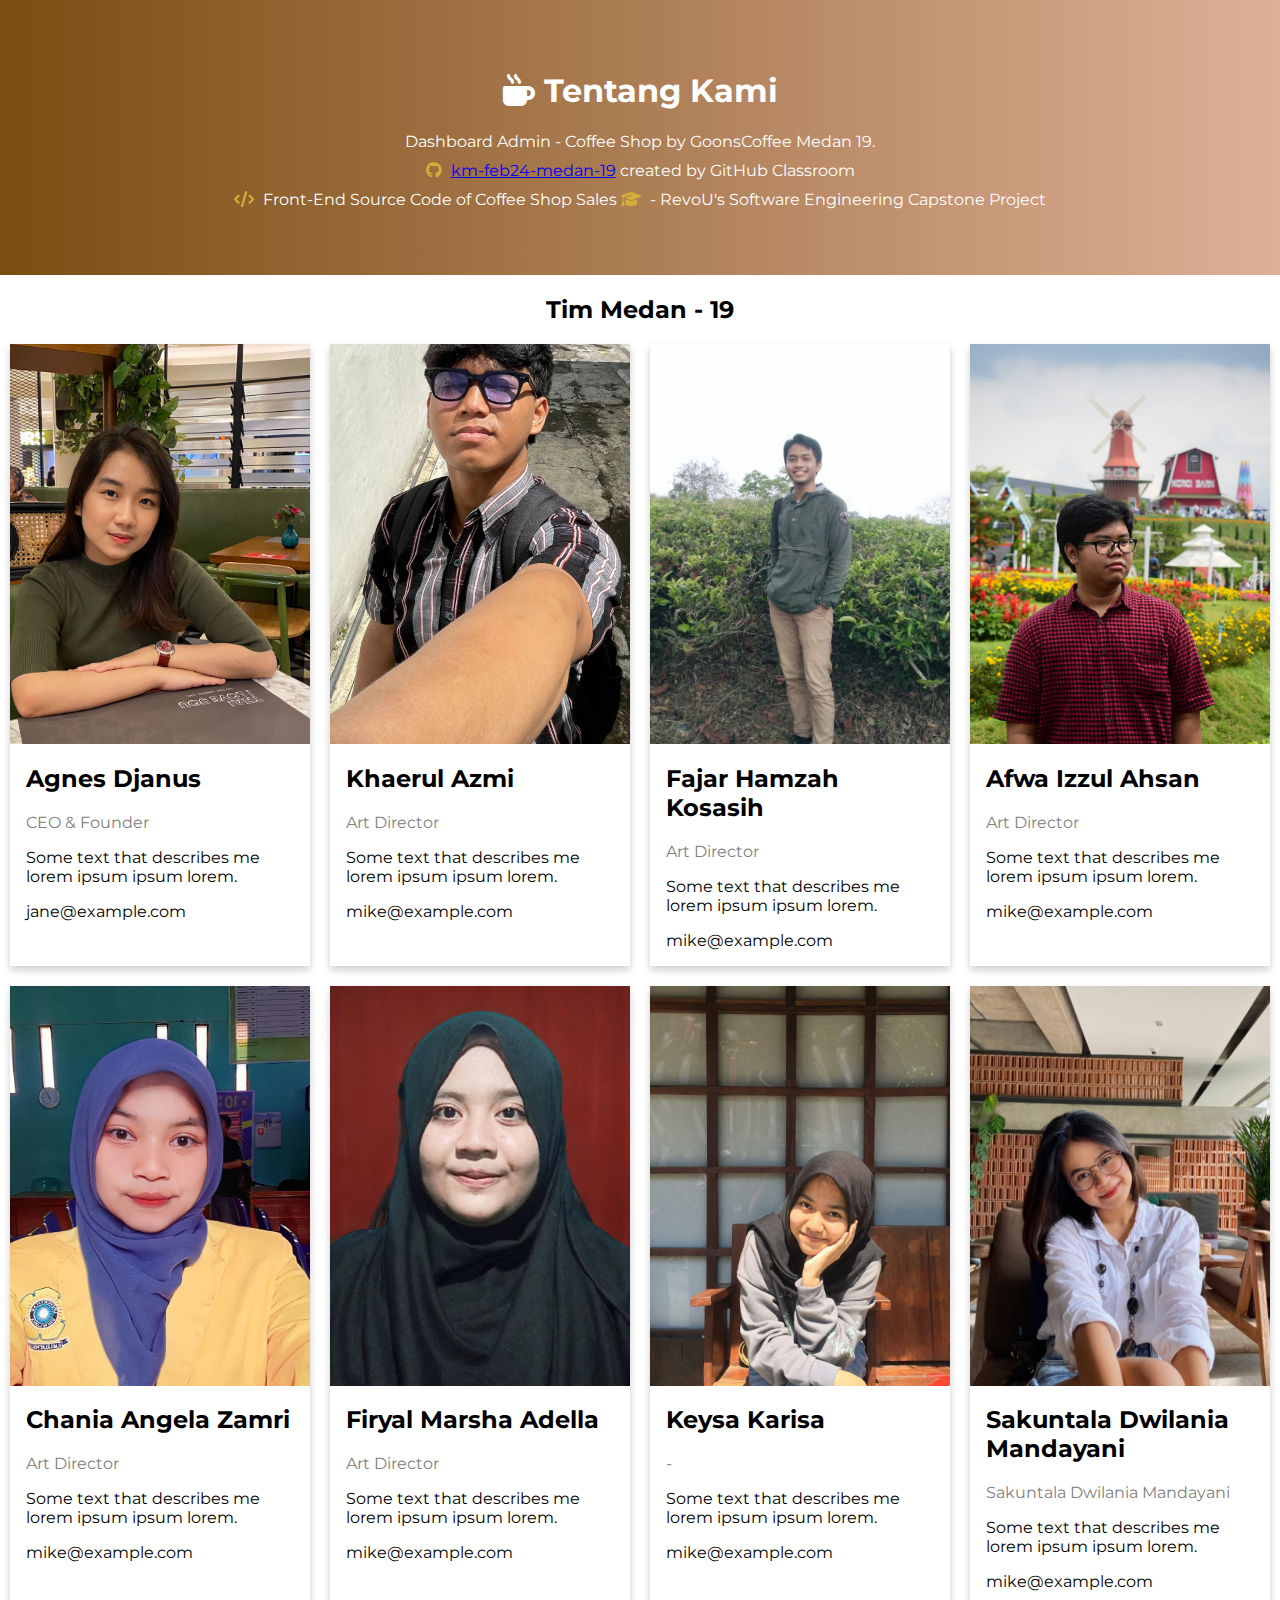
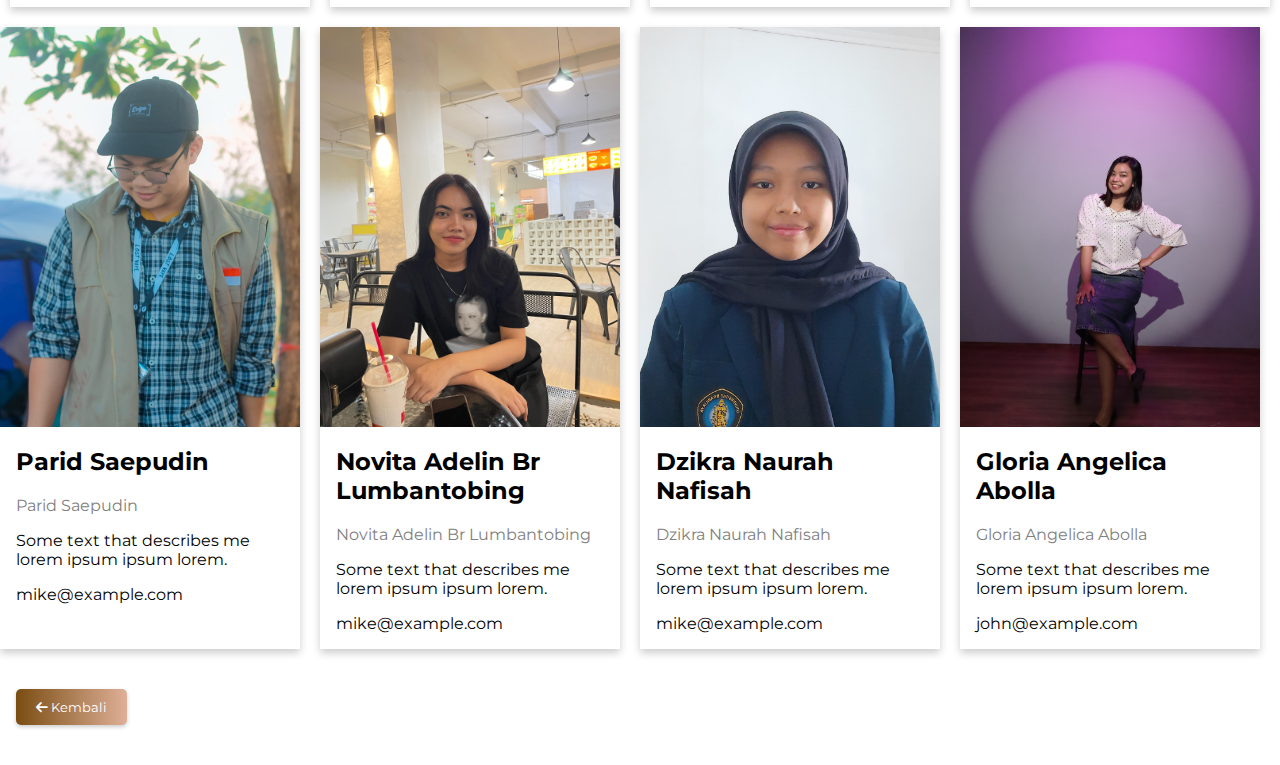
<file: aboutus.html>
<!DOCTYPE html>
<html lang="en">

  <head>
    <meta charset="UTF-8">
    <meta name="viewport" content="width=device-width, initial-scale=1.0">
    <title>About Us</title>
    <link
      href="https://fonts.googleapis.com/css2?family=Montserrat:wght@400;500;600&display=swap"
      rel="stylesheet">
    <link rel="stylesheet"
      href="https://cdnjs.cloudflare.com/ajax/libs/font-awesome/6.4.0/css/all.min.css">
    <link rel="icon" href="assets/img/icon.jpeg" type="image/x-icon">
    <style>
        body {
            font-family: 'Montserrat', sans-serif;
            margin: 0;
        }

        html {
            box-sizing: border-box;
        }

        *,
        *:before,
        *:after {
            box-sizing: inherit;
        }

        .row {
            display: flex; /* Enable Flexbox for the row */
            flex-wrap: wrap; /* Allow items to wrap to the next line */
            justify-content: center; /* Center items horizontally */
            gap: 20px; /* Atur jarak antar card */
        }

        .column {
            flex: 1 1 28%; /* Distribute available space equally among columns */
            min-width: 250px; /* Minimal width setiap card agar konten tidak terpotong */
            max-width: 300px; /* Limit maximum width of each column */
        }

        .card {
            box-shadow: 0 4px 8px 0 rgba(0, 0, 0, 0.2);
            display: flex;
            flex-direction: column;
            height: 100%; /* Penting untuk meratakan tinggi card */
        }

        .card img {
            width: 100%;
            height: 400px; 
            object-fit: cover; 
        }

        .container {
            padding: 16px;
            flex-grow: 1; /* Membuat container mengisi sisa ruang vertikal di card */
        }

        .about-section {
            padding: 50px;
            text-align: center;
            background-image: linear-gradient(to right, #7a4d12, #dfaf97); /* Gradien warna */
            color: white;
        }

        .about-section ul {
          list-style: none; /* Menghilangkan bullet point bawaan */
          padding: 0;
          text-align: center; /* Mengatur rata tengah teks di dalam list */
        }

        .about-section li {
            margin-bottom: 10px; /* Memberi jarak antar item list */
        }

        .about-section li i {
            color: #d4af37; /* Warna emas untuk ikon */
            margin-right: 5px;
        }


        .container {
            padding: 0 16px;
        }

        .container::after,
        .row::after {
            content: "";
            clear: both;
            display: table;
        }

        .title {
            color: grey;
        }

        .button {
        background-image: linear-gradient(to right, #7a4d12, #dfaf97); /* Gradien warna */
        color: white;
        margin-top: 40px;
        margin-bottom: 40px;
        padding: 10px 20px;
        border: none;
        border-radius: 5px; /* Sudut melengkung */
        box-shadow: 0 2px 4px rgba(0, 0, 0, 0.2); /* Bayangan halus */
        cursor: pointer;
        transition: all 0.3s ease;
        font-family: 'Montserrat', sans-serif; /* Transisi untuk efek hover */
        }

        .button:hover {
            transform: translateY(-2px); /* Efek naik sedikit saat dihover */
            box-shadow: 0 4px 6px rgba(0, 0, 0, 0.2); /* Bayangan lebih tegas saat dihover */
        }


        @media screen and (max-width: 650px) {
            .column {
                width: 100%;
                display: block;
            }
        }
    </style>
  </head>

  <body>
    <div class="about-section">
      <h1><i class="fas fa-mug-hot"></i> Tentang Kami</h1>
      <ul>
        <li>Dashboard Admin - Coffee Shop by GoonsCoffee Medan 19.</li>
        <li>
          <i class="fab fa-github"></i>
          <a href="https://github.com/km-feb24-medan-19"
            target="_blank">km-feb24-medan-19</a> created by GitHub Classroom
        </li>
        <li>
          <i class="fas fa-code"></i> Front-End Source Code of Coffee Shop Sales
          <i class="fas fa-graduation-cap"></i> - RevoU's Software Engineering
          Capstone Project
        </li>
      </ul>
    </div>

    <h2 style="text-align:center">Tim Medan - 19</h2>
    <div class="row">
      <div class="column">
        <div class="card">
          <img src="/assets/img/agnes.jpeg" alt="Jane" style="width:100%">
          <div class="container">
            <h2>Agnes Djanus</h2>
            <p class="title">CEO & Founder</p>
            <p>Some text that describes me lorem ipsum ipsum lorem.</p>
            <p>jane@example.com</p>
          </div>
        </div>
      </div>

      <div class="column">
        <div class="card">
          <img src="/assets/img/azmi.jpeg" alt="Mike" style="width:100%">
          <div class="container">
            <h2>Khaerul Azmi</h2>
            <p class="title">Art Director</p>
            <p>Some text that describes me lorem ipsum ipsum lorem.</p>
            <p>mike@example.com</p>
          </div>
        </div>
      </div>

      <div class="column">
        <div class="card">
          <img src="/assets/img/fajar.jpeg" alt="Mike" style="width:100%">
          <div class="container">
            <h2>Fajar Hamzah Kosasih</h2>
            <p class="title">Art Director</p>
            <p>Some text that describes me lorem ipsum ipsum lorem.</p>
            <p>mike@example.com</p>
          </div>
        </div>
      </div>

      <div class="column">
        <div class="card">
          <img src="/assets/img/afwa.jpeg" alt="Mike" style="width:100%">
          <div class="container">
            <h2>Afwa Izzul Ahsan</h2>
            <p class="title">Art Director</p>
            <p>Some text that describes me lorem ipsum ipsum lorem.</p>
            <p>mike@example.com</p>
          </div>
        </div>
      </div>

      <div class="column">
        <div class="card">
          <img src="/assets/img/chania.jpeg" alt="Mike" style="width:100%">
          <div class="container">
            <h2>Chania Angela Zamri</h2>
            <p class="title">Art Director</p>
            <p>Some text that describes me lorem ipsum ipsum lorem.</p>
            <p>mike@example.com</p>
          </div>
        </div>
      </div>

      <div class="column">
        <div class="card">
          <img src="/assets/img/firyal.png" alt="Mike" style="width:100%">
          <div class="container">
            <h2>Firyal Marsha Adella</h2>
            <p class="title">Art Director</p>
            <p>Some text that describes me lorem ipsum ipsum lorem.</p>
            <p>mike@example.com</p>
          </div>
        </div>
      </div>

      <div class="column">
        <div class="card">
          <img src="/assets/img/keysa.jpeg" alt="Mike" style="width:100%">
          <div class="container">
            <h2>Keysa Karisa</h2>
            <p class="title">-</p>
            <p>Some text that describes me lorem ipsum ipsum lorem.</p>
            <p>mike@example.com</p>
          </div>
        </div>
      </div>

      <div class="column">
        <div class="card">
          <img src="/assets/img/manda.jpeg" alt="Mike" style="width:100%">
          <div class="container">
            <h2>Sakuntala Dwilania Mandayani</h2>
            <p class="title">Sakuntala Dwilania Mandayani</p>
            <p>Some text that describes me lorem ipsum ipsum lorem.</p>
            <p>mike@example.com</p>
          </div>
        </div>
      </div>

      <div class="column">
        <div class="card">
          <img src="/assets/img/parid.jpeg" alt="Mike" style="width:100%">
          <div class="container">
            <h2>Parid Saepudin</h2>
            <p class="title">Parid Saepudin</p>
            <p>Some text that describes me lorem ipsum ipsum lorem.</p>
            <p>mike@example.com</p>
          </div>
        </div>
      </div>

      <div class="column">
        <div class="card">
          <img src="/assets/img/novita.jpeg" alt="Mike" style="width:100%">
          <div class="container">
            <h2>Novita Adelin Br Lumbantobing</h2>
            <p class="title">Novita Adelin Br Lumbantobing</p>
            <p>Some text that describes me lorem ipsum ipsum lorem.</p>
            <p>mike@example.com</p>
          </div>
        </div>
      </div>

      <div class="column">
        <div class="card">
          <img src="/assets/img/naurah.jpg" alt="Mike" style="width:100%">
          <div class="container">
            <h2>Dzikra Naurah Nafisah</h2>
            <p class="title">Dzikra Naurah Nafisah</p>
            <p>Some text that describes me lorem ipsum ipsum lorem.</p>
            <p>mike@example.com</p>
          </div>
        </div>
      </div>
      <div class="column">
        <div class="card">
          <img src="/assets/img/gloria.jpeg" alt="John" style="width:100%">
          <div class="container">
            <h2>Gloria Angelica Abolla</h2>
            <p class="title">Gloria Angelica Abolla</p>
            <p>Some text that describes me lorem ipsum ipsum lorem.</p>
            <p>john@example.com</p>
          </div>
        </div>
      </div>
    </div>
    <div class="container mt-5">

      <button class="button" onclick="history.back()">
        <i class="fas fa-arrow-left"></i> Kembali
      </button>

    </div>
  </body>

</html>
</file>
